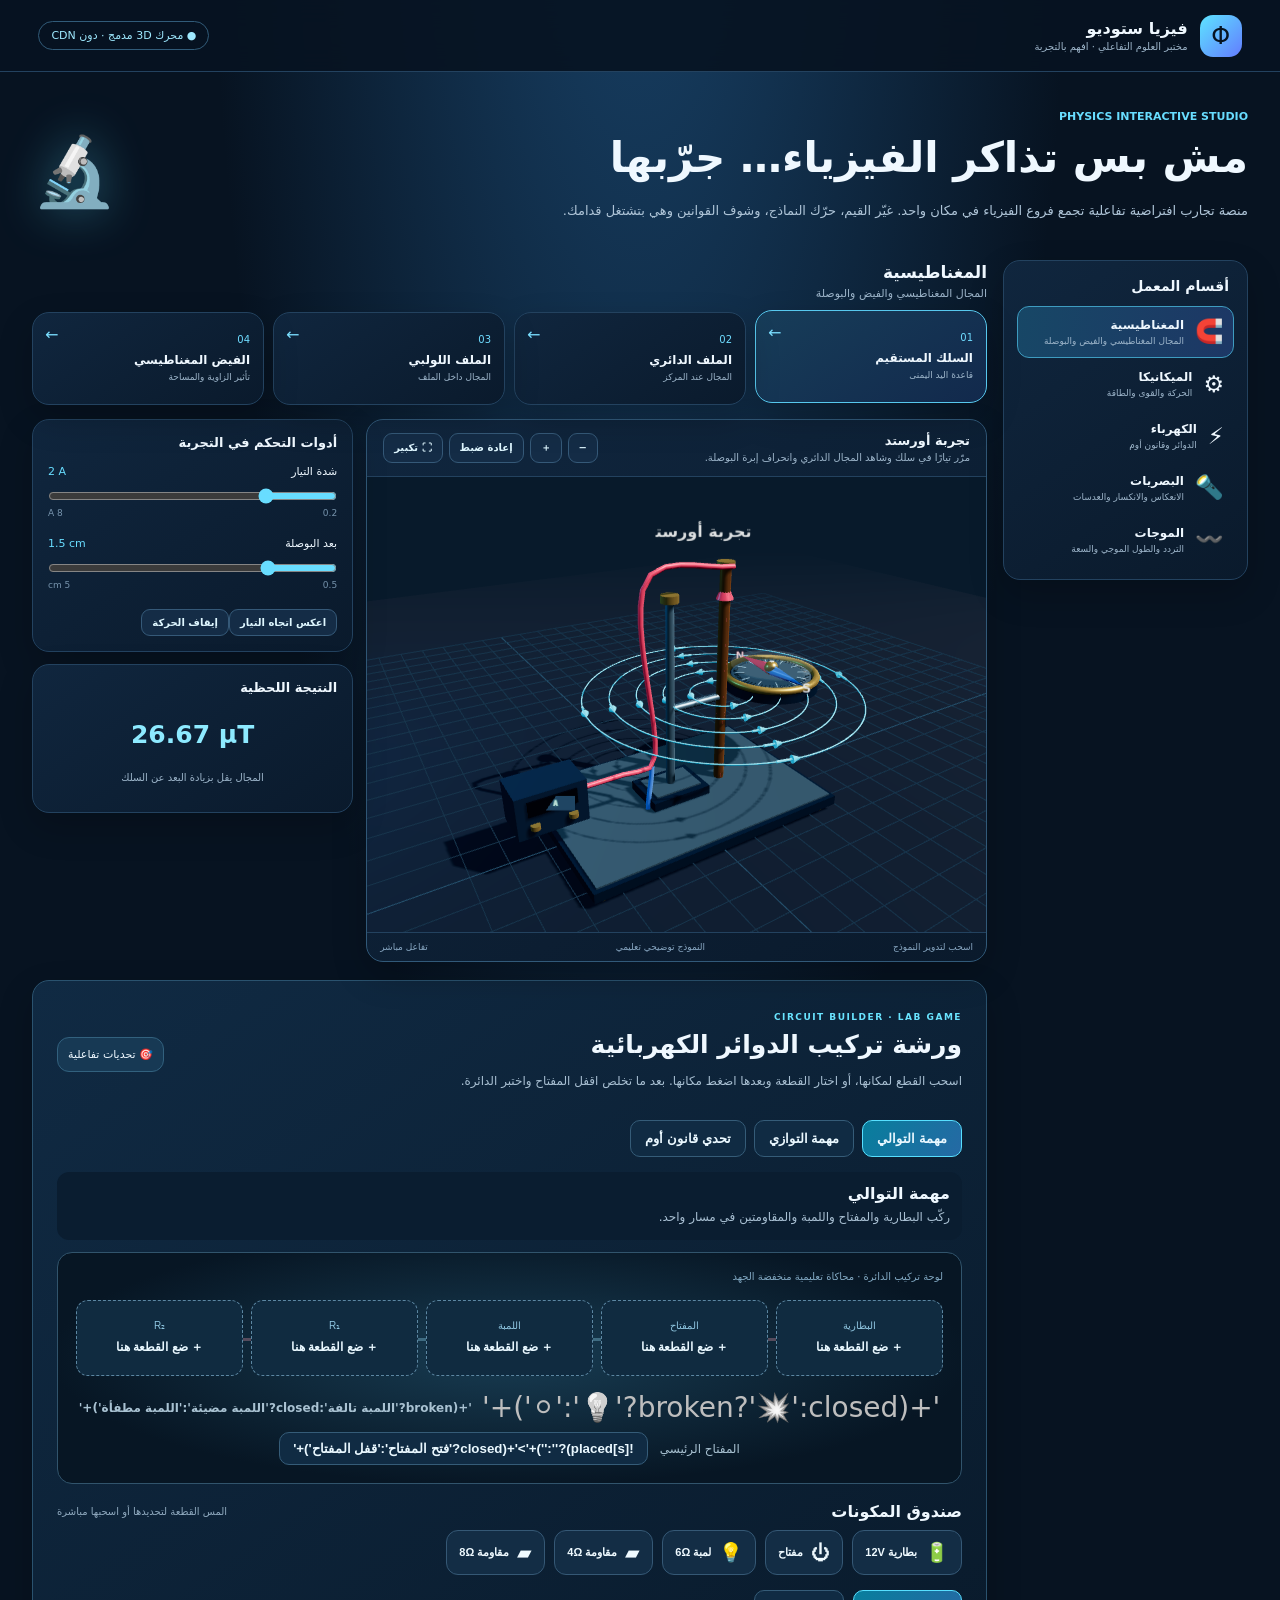
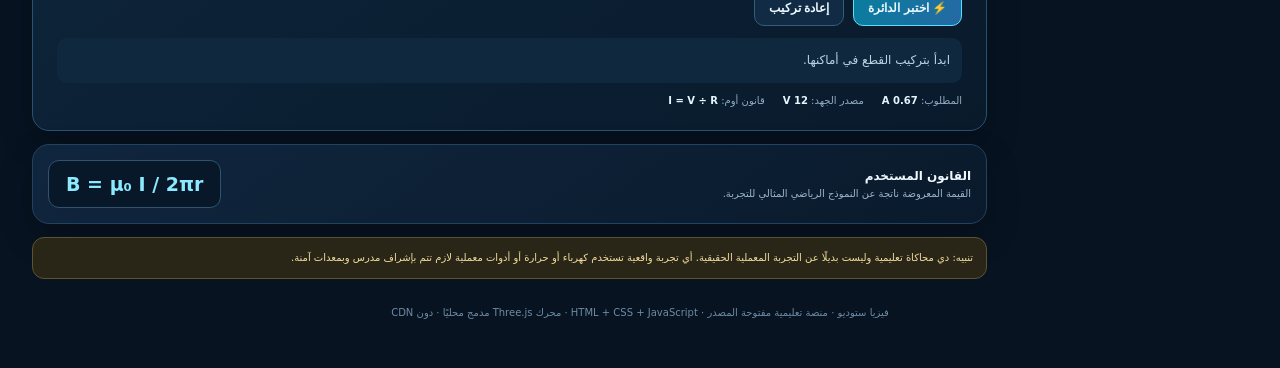
<file: index.html>
<!doctype html>
<html lang="ar" dir="rtl">
<head>
<meta charset="UTF-8"><meta name="viewport" content="width=device-width,initial-scale=1,viewport-fit=cover">
<meta name="theme-color" content="#071321"><meta name="description" content="منصة تجارب فيزياء تفاعلية: مغناطيسية وميكانيكا وكهرباء وبصريات وموجات.">
<link rel="manifest" href="manifest.json"><link rel="stylesheet" href="platform.css">
<title>فيزيا ستوديو | منصة التجارب العلمية</title>
</head>
<body>
<header class="studio-header"><div class="studio-brand"><span class="brand-symbol">Φ</span><span><b>فيزيا ستوديو</b><small>مختبر العلوم التفاعلي · افهم بالتجربة</small></span></div><span class="header-status">● محرك 3D مدمج · دون CDN</span></header>
<main>
<section class="hero"><div><p class="eyebrow">PHYSICS INTERACTIVE STUDIO</p><h1>مش بس تذاكر الفيزياء… جرّبها</h1><p>منصة تجارب افتراضية تفاعلية تجمع فروع الفيزياء في مكان واحد. غيّر القيم، حرّك النماذج، وشوف القوانين وهي بتشتغل قدامك.</p></div><div class="hero-art">🔬</div></section>
<div class="studio-layout">
<aside class="sidebar"><h2>أقسام المعمل</h2><nav id="labNav"></nav></aside>
<section class="content">
<div class="section-heading"><div><h2 id="catalogTitle">المغناطيسية</h2><p id="catalogDesc">اختار تجربة وابدأ استكشافها</p></div></div>
<div class="experiment-grid" id="experimentGrid"></div>
<div class="workbench">
<section class="panel scene-panel"><div class="scene-top"><div><b id="experimentTitle">تجربة أورستد</b><small id="experimentIntro">غيّر القيم ولاحظ النتيجة</small></div><div class="scene-tools"><button class="tool-btn" id="zoomOut">−</button><button class="tool-btn" id="zoomIn">＋</button><button class="tool-btn" id="resetScene">إعادة ضبط</button><button class="tool-btn" id="fullscreenScene">⛶ تكبير</button></div></div><canvas id="labCanvas" aria-label="نموذج تفاعلي للتجربة العلمية"></canvas><div class="scene-bottom"><span>اسحب لتدوير النموذج</span><span>النموذج توضيحي تعليمي</span><span>تفاعل مباشر</span></div></section>
<aside><section class="panel control-panel"><h3>أدوات التحكم في التجربة</h3><div id="controlPanel"></div><button class="small-btn" id="reverseCurrent">اعكس اتجاه التيار</button><button class="small-btn" id="pauseMotion">إيقاف الحركة</button></section><section class="panel result-panel"><h3>النتيجة اللحظية</h3><div class="result-number" id="resultValue">—</div><p class="result-hint" id="resultHint">غيّر أحد المتغيرات لمشاهدة التأثير.</p></section></aside>
</div>
<section id="circuitArcade" class="panel circuit-arcade"></section>
<section class="panel equation-panel"><div><h3>القانون المستخدم</h3><p>القيمة المعروضة ناتجة عن النموذج الرياضي المثالي للتجربة.</p></div><div class="equation" id="equation">B = μ₀ I / 2πr</div></section>
<div class="safety-note">تنبيه: دي محاكاة تعليمية وليست بديلًا عن التجربة المعملية الحقيقية. أي تجربة واقعية تستخدم كهرباء أو حرارة أو أدوات معملية لازم تتم بإشراف مدرس وبمعدات آمنة.</div>
</section></div>
<footer>فيزيا ستوديو · منصة تعليمية مفتوحة المصدر · HTML + CSS + JavaScript · محرك Three.js مدمج محليًا · دون CDN</footer>
</main>
<script src="vendor/three/three.min.js"></script>
<script type="module" src="platform.js"></script><script type="module" src="games.js"></script>
</body></html>
</file>
<file: platform.css>
:root{color-scheme:dark;--bg:#071321;--panel:#0d2035;--panel2:#122b46;--line:#23425f;--cyan:#68ddff;--text:#eff8ff;--muted:#9db5ca}*{box-sizing:border-box}body{margin:0;background:radial-gradient(ellipse at 50% -15%,#19446b 0,transparent 48%),var(--bg);color:var(--text);font-family:system-ui,"Noto Sans Arabic",sans-serif}.studio-header{height:72px;padding:0 clamp(14px,3vw,42px);display:flex;align-items:center;justify-content:space-between;border-bottom:1px solid var(--line);background:#071321e8;position:sticky;top:0;z-index:5;backdrop-filter:blur(14px)}.studio-brand{display:flex;gap:12px;align-items:center}.brand-symbol{display:grid;place-items:center;width:42px;height:42px;border-radius:13px;background:linear-gradient(135deg,#5de4ff,#637cff);font-size:24px;color:#071321}.studio-brand b,.studio-brand small{display:block}.studio-brand small{font-size:10px;color:var(--muted);margin-top:3px}.header-status{font-size:11px;color:#9ee9ff;border:1px solid #315b79;border-radius:30px;padding:7px 12px}main{max-width:1540px;margin:auto;padding:24px clamp(12px,2.5vw,36px) 50px}.hero{display:flex;align-items:center;justify-content:space-between;gap:20px;padding:14px 0 25px}.eyebrow{color:var(--cyan);font-size:11px;font-weight:800;margin:0 0 8px}.hero h1{font-size:clamp(26px,4vw,42px);margin:0;line-height:1.3}.hero p:last-child{color:#afc5d8;line-height:1.8;font-size:13px;max-width:720px}.hero-art{font-size:68px;filter:drop-shadow(0 0 24px #5bdfff66)}.studio-layout{display:grid;grid-template-columns:245px minmax(0,1fr);gap:16px;align-items:start}.sidebar,.panel,.experiment-tile{background:linear-gradient(145deg,#10263e,#0a1a2c);border:1px solid var(--line);border-radius:17px;box-shadow:0 14px 35px #0003}.sidebar{padding:13px;position:sticky;top:86px}.sidebar h2,.section-heading h2{font-size:14px;margin:4px 5px 12px}.lab-link{width:100%;display:flex;align-items:center;gap:11px;text-align:right;border:1px solid transparent;background:transparent;color:var(--text);padding:11px 9px;border-radius:12px;cursor:pointer;font:inherit}.lab-link>span:first-child{font-size:23px}.lab-link b,.lab-link small{display:block}.lab-link b{font-size:12px}.lab-link small{font-size:9px;color:var(--muted);margin-top:4px}.lab-link.selected{background:linear-gradient(100deg,#174766,#1d3765);border-color:#3e9cc0}.content{min-width:0}.section-heading{display:flex;justify-content:space-between;align-items:end;gap:12px;margin:2px 0 12px}.section-heading h2{margin:0;font-size:17px}.section-heading p{margin:5px 0 0;color:var(--muted);font-size:11px}.experiment-grid{display:grid;grid-template-columns:repeat(4,minmax(0,1fr));gap:9px;margin-bottom:14px}.experiment-tile{position:relative;text-align:right;padding:13px;min-height:93px;color:var(--text);cursor:pointer;font:inherit;transition:.18s}.experiment-tile:hover,.experiment-tile.chosen{border-color:#57c8ee;transform:translateY(-2px);background:linear-gradient(145deg,#173d59,#12294c)}.tile-num{display:block;color:#6fdcff;font-size:10px;margin-bottom:8px}.experiment-tile b{display:block;font-size:12px}.experiment-tile small{display:block;color:var(--muted);font-size:9px;margin-top:5px}.tile-arrow{position:absolute;left:12px;top:12px;color:#7bdfff}.workbench{display:grid;grid-template-columns:minmax(0,1.45fr) minmax(260px,.75fr);gap:13px}.panel{overflow:hidden}.scene-panel{border-color:#315979}.scene-top{padding:13px 16px;border-bottom:1px solid var(--line);display:flex;justify-content:space-between;align-items:center;gap:10px}.scene-top b,.scene-top small{display:block}.scene-top b{font-size:13px}.scene-top small{font-size:10px;color:var(--muted);margin-top:4px}.scene-tools{display:flex;gap:6px;flex-wrap:wrap}.tool-btn,.small-btn{border:1px solid #355978;background:#142c46;color:#dff7ff;border-radius:9px;padding:7px 10px;font:700 10px system-ui;cursor:pointer}#labCanvas{display:block;width:100%;height:455px;background:radial-gradient(ellipse at 50% 35%,#153b57,#081321 72%);touch-action:none;outline:none}.scene-bottom{padding:9px 13px;border-top:1px solid var(--line);color:#89a8c3;font-size:9px;display:flex;justify-content:space-between;gap:8px}.control-panel{padding:15px}.control-panel h3,.result-panel h3{font-size:13px;margin:0 0 15px}.control{display:block;margin-bottom:19px}.control>span{display:flex;justify-content:space-between;gap:8px;font-size:11px}.control output{color:var(--cyan);direction:ltr}.control input{width:100%;accent-color:var(--cyan);margin:10px 0 3px;touch-action:pan-y}.control small{display:flex;justify-content:space-between;color:#7794ad;font-size:9px}.control small i{font-style:normal}.result-panel{padding:15px;margin-top:12px}.result-number{font-size:25px;color:#8deaff;font-weight:800;direction:ltr;text-align:center;padding:10px 0}.result-hint{font-size:10px;color:var(--muted);text-align:center;line-height:1.8}.equation-panel{margin-top:13px;padding:15px;display:flex;align-items:center;justify-content:space-between;gap:14px}.equation-panel h3{font-size:12px;margin:0 0 5px}.equation-panel p{font-size:10px;color:var(--muted);margin:0}.equation{direction:ltr;color:#8ceaff;font-size:19px;font-weight:800;background:#081829;padding:12px 17px;border:1px solid #2d5272;border-radius:11px;white-space:nowrap}.safety-note{margin-top:13px;border:1px solid #5d5330;background:#2a2617;color:#f3dda0;border-radius:12px;padding:11px 13px;font-size:10px;line-height:1.8}footer{text-align:center;color:#6f8ba4;font-size:10px;padding:28px 0 0}button:focus-visible,input:focus-visible{outline:2px solid #7be5ff;outline-offset:3px}@media(max-width:1100px){.experiment-grid{grid-template-columns:repeat(2,minmax(0,1fr))}.workbench{grid-template-columns:1fr}.control-panel{display:grid;grid-template-columns:repeat(2,1fr);gap:4px 16px}.control-panel h3{grid-column:1/-1}.result-panel{margin-top:0}}@media(max-width:760px){.studio-layout{grid-template-columns:1fr}.sidebar{position:static;display:grid;grid-template-columns:repeat(2,minmax(0,1fr));gap:4px}.sidebar h2{grid-column:1/-1}.lab-link{padding:8px}.hero-art{font-size:48px}.header-status{display:none}}@media(max-width:520px){main{padding-top:15px}.hero{padding-top:5px}.hero-art{display:none}.experiment-grid{grid-template-columns:repeat(2,minmax(0,1fr))}.experiment-tile{min-height:84px;padding:10px}.scene-top{align-items:flex-start;flex-direction:column}#labCanvas{height:360px}.control-panel{grid-template-columns:1fr}.equation-panel{align-items:flex-start;flex-direction:column}.equation{width:100%;text-align:center}.sidebar{grid-template-columns:1fr 1fr}.lab-link small{font-size:8px}}

/* Circuit game */
.circuit-arcade{margin-top:18px;padding:clamp(14px,2.2vw,24px);background:linear-gradient(145deg,#102a43,#091a2b);border:1px solid #2a526e}
.arcade-head{display:flex;justify-content:space-between;gap:12px;align-items:center}.arcade-kicker{font-size:9px;letter-spacing:1.5px;color:#69e4ff;font-weight:900}.arcade-head h2{font-size:clamp(18px,2.5vw,25px);margin:6px 0}.arcade-head p,.mission-brief span{font-size:12px;color:#a9c0d3;line-height:1.8}.arcade-score{white-space:nowrap;background:#173954;border:1px solid #32617e;border-radius:12px;padding:10px;font-size:11px}
.mission-tabs{display:flex;gap:8px;flex-wrap:wrap;margin:15px 0}.mission-tabs button,.game-actions button,.switch-control button{border:1px solid #355c78;background:#102b43;color:#eaf8ff;border-radius:10px;padding:10px 14px;font-weight:800;cursor:pointer}.mission-tabs button.active,.primary-game{background:linear-gradient(120deg,#087e9d,#2569a4)!important;border-color:#57dfff!important}
.mission-brief{display:flex;flex-direction:column;gap:4px;padding:12px;border-radius:12px;background:#0a1d30;margin-bottom:12px}.circuit-board{position:relative;overflow:hidden;border:1px solid #31546c;border-radius:15px;min-height:220px;padding:18px;background:radial-gradient(ellipse at 50% 45%,#183c52,#071624 72%)}.board-caption{font-size:10px;color:#82a9c3;margin-bottom:18px}.slot-grid{display:flex;justify-content:center;align-items:center;gap:10px;flex-wrap:wrap;position:relative}.circuit-slot{min-width:105px;min-height:76px;display:flex;flex-direction:column;align-items:center;justify-content:center;gap:8px;border:1px dashed #5c87a2;border-radius:12px;background:#102b40;color:#e9f8ff;padding:10px;cursor:pointer;touch-action:manipulation}.circuit-slot small{font-size:10px;color:#8ec5df}.circuit-slot strong{font-size:12px}.circuit-slot.filled{border-style:solid;border-color:#4fc8d9;background:#124050;box-shadow:inset 0 0 18px #1cb8d322}.bulb-state{display:flex;justify-content:center;align-items:center;gap:10px;margin:15px auto 8px;color:#a9c2d2;font-size:12px}.bulb-state span{font-size:28px;filter:grayscale(1)}.bulb-state.lit{color:#ffe78b;text-shadow:0 0 14px #ffce48}.bulb-state.lit span{filter:none;filter:drop-shadow(0 0 12px #ffcf4a)}.bulb-state.broken{color:#ff7182;animation:bulbShake .32s 2}.bulb-state.broken span{filter:none}.switch-control{display:flex;align-items:center;justify-content:center;gap:12px;font-size:12px;color:#a9c2d2}.switch-control button{padding:8px 13px}
.parts-title{display:flex;justify-content:space-between;gap:8px;align-items:center;margin:18px 0 9px}.parts-title small{font-size:10px;color:#91abc0}.parts-tray{display:flex;gap:9px;flex-wrap:wrap}.part-chip{display:flex;align-items:center;gap:8px;padding:10px 12px;background:#132d45;color:#effaff;border:1px solid #355875;border-radius:12px;cursor:grab;touch-action:none}.part-chip span{font-size:19px}.part-chip b{font-size:11px}.part-chip.selected{border-color:#5be3ff;box-shadow:0 0 0 2px #5be3ff33}.part-chip:disabled{opacity:.35;cursor:not-allowed}.game-actions{display:flex;gap:9px;margin-top:15px}.game-actions button{font-size:12px}.game-feedback{margin-top:12px;padding:12px;border-radius:10px;background:#10283d;color:#bcd3e5;font-size:12px;line-height:1.7}.game-feedback.good{background:#0d3b36;color:#8bf0cf}.game-feedback.bad{background:#481e2c;color:#ff9cac}.game-feedback.warn{background:#49351a;color:#ffd58c}.circuit-math{display:flex;gap:18px;flex-wrap:wrap;margin-top:12px;color:#93aec3;font-size:10px}.circuit-math b{color:#e4f7ff}.drag-ghost{position:fixed;z-index:10000;pointer-events:none;background:#0d4057;border:1px solid #7be8ff;color:white;padding:10px 13px;border-radius:10px;font-size:12px;box-shadow:0 8px 25px #0008;transform:translate(-50%,-50%)}
@keyframes bulbShake{0%,100%{transform:translateX(0)}25%{transform:translateX(-5px)}75%{transform:translateX(5px)}}
.scene-panel:fullscreen{background:#071321;width:100vw;height:100vh;display:flex;flex-direction:column;padding:0}.scene-panel:fullscreen #labCanvas{height:auto;flex:1}.scene-panel:fullscreen .scene-bottom{font-size:12px}.scene-panel:fullscreen .scene-top{padding:14px 20px}
.expanded-view{position:fixed!important;inset:0!important;z-index:9999!important;width:100vw!important;height:100dvh!important;display:flex!important;flex-direction:column!important;background:#071321!important}.expanded-view #labCanvas{height:auto;flex:1}
@media(max-width:620px){.arcade-head{align-items:flex-start;flex-direction:column}.arcade-score{display:none}.circuit-slot{min-width:calc(50% - 8px);flex:1}.mission-tabs button{flex:1;font-size:10px;padding:9px 7px}.parts-tray{display:grid;grid-template-columns:repeat(2,minmax(0,1fr))}.part-chip{justify-content:flex-start}.parts-title{align-items:flex-start;flex-direction:column}.game-actions button{flex:1}.circuit-math{gap:8px 14px}.circuit-board{padding:13px 9px}}

/* Distinct wiring layouts for the series and parallel missions */
.circuit-board.series .slot-grid{display:grid;grid-template-columns:repeat(5,minmax(0,1fr));gap:8px;align-items:center}
.circuit-board.series .slot-grid:before{content:"";position:absolute;left:4%;right:4%;top:50%;height:3px;background:linear-gradient(90deg,#d94e59,#56cce8,#d94e59);opacity:.45;pointer-events:none}
.circuit-board.parallel .slot-grid{display:grid;grid-template-columns:repeat(3,minmax(0,1fr));grid-template-areas:"source switch lamp" "r1 r1 r2";gap:10px;align-items:center}
.circuit-board.parallel [data-slot="source"]{grid-area:source}.circuit-board.parallel [data-slot="switch"]{grid-area:switch}.circuit-board.parallel [data-slot="lamp"]{grid-area:lamp}.circuit-board.parallel [data-slot="r1"]{grid-area:r1}.circuit-board.parallel [data-slot="r2"]{grid-area:r2}
.circuit-board.parallel .slot-grid:before{content:"";position:absolute;left:17%;right:17%;top:42%;height:42%;border:2px solid #4ebdd4;border-top:0;border-radius:0 0 14px 14px;opacity:.35;pointer-events:none}
.circuit-board.ohm .slot-grid{display:grid;grid-template-columns:repeat(4,minmax(0,1fr));gap:8px}
.circuit-slot{position:relative;z-index:1}
@media(max-width:620px){.circuit-board.series .slot-grid{grid-template-columns:repeat(2,minmax(0,1fr))}.circuit-board.parallel .slot-grid{grid-template-columns:repeat(2,minmax(0,1fr));grid-template-areas:"source switch" "r1 r2" "lamp lamp"}.circuit-board.ohm .slot-grid{grid-template-columns:repeat(2,minmax(0,1fr))}}
</file>
